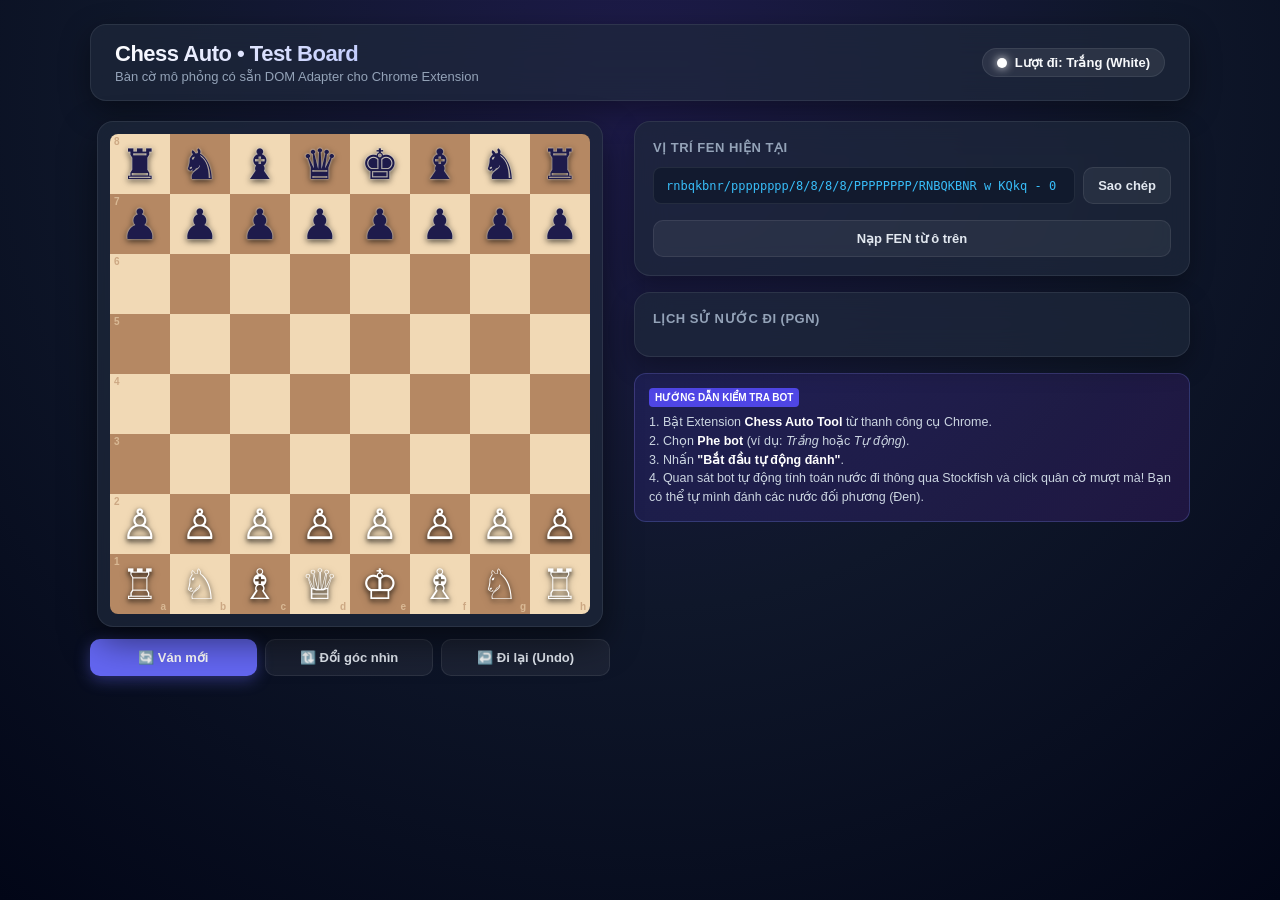
<file: test-board/index.html>
<!DOCTYPE html>
<html lang="vi">
<head>
  <meta charset="UTF-8">
  <meta name="viewport" content="width=device-width, initial-scale=1.0">
  <title>Bàn cờ thử nghiệm - Chess Auto Test Board</title>
  <link rel="stylesheet" href="style.css">
</head>
<body>
  <div class="container">
    <!-- Header -->
    <header>
      <div class="title-area">
        <h1>Chess Auto • Test Board</h1>
        <p>Bàn cờ mô phỏng có sẵn DOM Adapter cho Chrome Extension</p>
      </div>

      <div class="status-indicator">
        <div id="turn-badge" class="turn-badge">
          <span id="turn-dot" class="turn-dot"></span>
          <span id="turn-text">Lượt đi: Trắng (White)</span>
        </div>
      </div>
    </header>

    <!-- Main Content -->
    <main class="main-content">
      <!-- Left: Chessboard & Controls -->
      <section class="board-container">
        <div class="board-card">
          <!-- Bàn cờ Adapter: Có data-chess-board và data-fen -->
          <div id="chess-board"
               class="chess-board"
               data-chess-board="true"
               data-fen=""
               data-turn="w"
               data-orientation="white">
            <!-- 64 ô cờ được render tự động bằng app.js -->
          </div>
        </div>

        <!-- Controls Toolbar -->
        <div class="board-toolbar">
          <button id="btn-reset" class="btn btn-primary">
            <span>🔄 Ván mới</span>
          </button>
          <button id="btn-flip" class="btn">
            <span>🔃 Đổi góc nhìn</span>
          </button>
          <button id="btn-undo" class="btn">
            <span>↩️ Đi lại (Undo)</span>
          </button>
        </div>
      </section>

      <!-- Right: FEN, Move History & Extension Guide -->
      <aside class="sidebar">
        <!-- FEN Panel -->
        <div class="panel">
          <div class="panel-title">
            <span>Vị trí FEN hiện tại</span>
          </div>
          <div class="fen-input-group">
            <input type="text" id="fen-input" class="fen-input" readonly>
            <button id="btn-copy-fen" class="btn" style="flex:0; white-space:nowrap;">Sao chép</button>
          </div>
          <div class="fen-input-group" style="margin-top: 4px;">
            <button id="btn-set-fen" class="btn" style="width: 100%;">Nạp FEN từ ô trên</button>
          </div>
        </div>

        <!-- Move History -->
        <div class="panel">
          <div class="panel-title">
            <span>Lịch sử nước đi (PGN)</span>
          </div>
          <div id="moves-list" class="moves-list">
            <!-- Nước đi hiển thị ở đây -->
          </div>
        </div>

        <!-- Instructions Card -->
        <div class="tip-card">
          <span class="tip-badge">HƯỚNG DẪN KIỂM TRA BOT</span>
          <p>
            1. Bật Extension <strong>Chess Auto Tool</strong> từ thanh công cụ Chrome.<br>
            2. Chọn <strong>Phe bot</strong> (ví dụ: <em>Trắng</em> hoặc <em>Tự động</em>).<br>
            3. Nhấn <strong>"Bắt đầu tự động đánh"</strong>.<br>
            4. Quan sát bot tự động tính toán nước đi thông qua Stockfish và click quân cờ mượt mà! Bạn có thể tự mình đánh các nước đối phương (Đen).
          </p>
        </div>
      </aside>
    </main>
  </div>

  <script src="chess-rules.js"></script>
  <script src="app.js"></script>
</body>
</html>
</file>
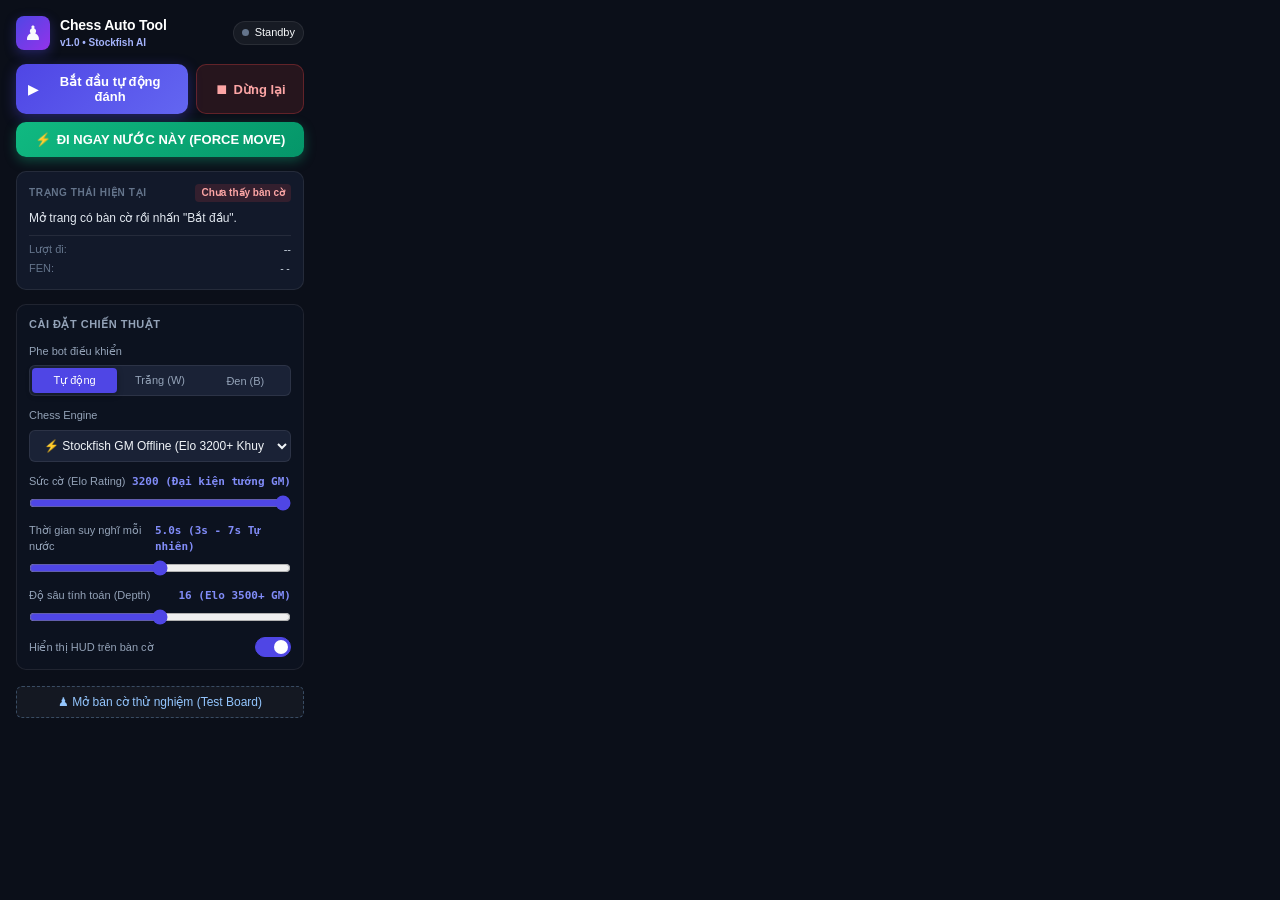
<file: chess-auto-extension/popup.html>
<!DOCTYPE html>
<html lang="vi">
<head>
  <meta charset="UTF-8">
  <meta name="viewport" content="width=device-width, initial-scale=1">
  <title>Chess Auto Tool</title>
  <link rel="stylesheet" href="popup.css">
</head>
<body>
  <div class="app-container">
    <!-- Header -->
    <header class="app-header">
      <div class="brand">
        <div class="logo-icon">♟</div>
        <div class="brand-text">
          <h1>Chess Auto Tool</h1>
          <span class="badge">v1.0 • Stockfish AI</span>
        </div>
      </div>
      <div id="conn-pill" class="conn-pill standby" title="Trạng thái kết nối">
        <span class="conn-dot"></span>
        <span id="conn-text">Standby</span>
      </div>
    </header>

    <!-- Main Controls -->
    <section class="action-section">
      <button id="btn-start" class="btn btn-primary">
        <span class="btn-icon">▶</span>
        <span>Bắt đầu tự động đánh</span>
      </button>
      <button id="btn-stop" class="btn btn-secondary">
        <span class="btn-icon">⏹</span>
        <span>Dừng lại</span>
      </button>
    </section>
    <button id="btn-force" class="btn" style="width: 100%; margin-top: -6px; background: linear-gradient(135deg, #10b981, #059669); color: #fff; font-weight: 700; box-shadow: 0 4px 12px rgba(16, 185, 129, 0.35);">
      <span class="btn-icon">⚡</span>
      <span>ĐI NGAY NƯỚC NÀY (FORCE MOVE)</span>
    </button>

    <!-- Status Card -->
    <section class="status-card">
      <div class="status-header">
        <span class="status-title">TRẠNG THÁI HIỆN TẠI</span>
        <span id="board-badge" class="board-badge not-found">Chưa thấy bàn cờ</span>
      </div>
      <div id="status-message" class="status-msg">
        Mở trang có bàn cờ rồi nhấn "Bắt đầu".
      </div>
      <div class="status-details">
        <div class="detail-item">
          <span class="detail-label">Lượt đi:</span>
          <span id="detail-turn" class="detail-val">--</span>
        </div>
        <div class="detail-item">
          <span class="detail-label">FEN:</span>
          <span id="detail-fen" class="detail-val fen-code">--</span>
        </div>
      </div>
    </section>

    <!-- Configuration Settings -->
    <section class="settings-section">
      <h2 class="section-title">Cài đặt chiến thuật</h2>

      <!-- Side Selection -->
      <div class="setting-group">
        <label class="setting-label">Phe bot điều khiển</label>
        <div class="seg-control">
          <button type="button" class="seg-btn active" data-side="auto">Tự động</button>
          <button type="button" class="seg-btn" data-side="w">Trắng (W)</button>
          <button type="button" class="seg-btn" data-side="b">Đen (B)</button>
        </div>
      </div>

      <!-- Engine Choice -->
      <div class="setting-group">
        <label class="setting-label" for="engine-select">Chess Engine</label>
        <select id="engine-select" class="custom-select">
          <option value="stockfish_offline" selected>⚡ Stockfish GM Offline (Elo 3200+ Khuyên dùng)</option>
          <option value="stockfish_online">☁️ Stockfish Online Cloud (Lichess + SF16)</option>
          <option value="local">🧠 Minimax Pro (Thuần JS - Elo 1800+)</option>
        </select>
      </div>

      <!-- Elo Rating Slider -->
      <div class="setting-group" id="elo-group">
        <div class="slider-header">
          <label class="setting-label" for="elo-slider">Sức cờ (Elo Rating)</label>
          <span id="elo-val" class="slider-badge">3200 (Đại kiện tướng GM)</span>
        </div>
        <input type="range" id="elo-slider" min="1200" max="3200" step="100" value="3200" class="custom-slider">
      </div>

      <!-- Move Delay Slider -->
      <div class="setting-group">
        <div class="slider-header">
          <label class="setting-label" for="delay-slider">Thời gian suy nghĩ mỗi nước</label>
          <span id="delay-val" class="slider-badge">5.0s (3s - 7s Tự nhiên)</span>
        </div>
        <input type="range" id="delay-slider" min="3000" max="7000" step="500" value="5000" class="custom-slider">
      </div>

      <!-- Calculation Depth -->
      <div class="setting-group">
        <div class="slider-header">
          <label class="setting-label" for="depth-slider">Độ sâu tính toán (Depth)</label>
          <span id="depth-val" class="slider-badge">16 (Elo 3500+ GM)</span>
        </div>
        <input type="range" id="depth-slider" min="14" max="18" step="1" value="16" class="custom-slider">
      </div>

      <!-- Floating HUD Toggle -->
      <div class="setting-group-inline">
        <label for="hud-toggle" class="setting-label">Hiển thị HUD trên bàn cờ</label>
        <label class="switch">
          <input type="checkbox" id="hud-toggle" checked>
          <span class="slider-toggle"></span>
        </label>
      </div>
    </section>

    <!-- Footer Quick Links -->
    <footer class="app-footer">
      <button id="btn-open-test" class="link-btn">
        <span>♟ Mở bàn cờ thử nghiệm (Test Board)</span>
      </button>
    </footer>
  </div>

  <script src="popup.js"></script>
</body>
</html>
</file>
<file: test-board/style.css>
:root {
  --bg-gradient: radial-gradient(circle at 50% 10%, #1e1b4b 0%, #0f172a 50%, #020617 100%);
  --panel-bg: rgba(30, 41, 59, 0.7);
  --border-light: rgba(255, 255, 255, 0.08);
  --accent: #6366f1;
  --accent-hover: #4f46e5;
  --accent-glow: rgba(99, 102, 241, 0.4);
  --sq-light: #f1d9b5;
  --sq-dark: #b58863;
  --sq-highlight: rgba(255, 255, 0, 0.45);
  --sq-dest: rgba(34, 197, 94, 0.5);
  --text-primary: #f8fafc;
  --text-muted: #94a3b8;
}

* {
  box-sizing: border-box;
  margin: 0;
  padding: 0;
}

body {
  min-height: 100vh;
  background: var(--bg-gradient);
  color: var(--text-primary);
  font-family: -apple-system, BlinkMacSystemFont, "Segoe UI", Roboto, "Helvetica Neue", sans-serif;
  display: flex;
  flex-direction: column;
  align-items: center;
  padding: 24px;
}

.container {
  width: 100%;
  max-width: 1100px;
  display: flex;
  flex-direction: column;
  gap: 20px;
}

/* Header */
header {
  display: flex;
  justify-content: space-between;
  align-items: center;
  padding: 16px 24px;
  background: var(--panel-bg);
  backdrop-filter: blur(16px);
  -webkit-backdrop-filter: blur(16px);
  border: 1px solid var(--border-light);
  border-radius: 16px;
  box-shadow: 0 10px 30px rgba(0,0,0,0.4);
}

.title-area h1 {
  font-size: 22px;
  font-weight: 800;
  letter-spacing: -0.5px;
  background: linear-gradient(135deg, #fff, #a5b4fc);
  -webkit-background-clip: text;
  -webkit-text-fill-color: transparent;
}

.title-area p {
  font-size: 13px;
  color: var(--text-muted);
  margin-top: 2px;
}

.status-indicator {
  display: flex;
  align-items: center;
  gap: 12px;
}

.turn-badge {
  padding: 6px 14px;
  border-radius: 20px;
  font-size: 13px;
  font-weight: 600;
  background: rgba(255, 255, 255, 0.08);
  border: 1px solid var(--border-light);
  display: flex;
  align-items: center;
  gap: 8px;
}

.turn-dot {
  width: 10px;
  height: 10px;
  border-radius: 50%;
  background: #fff;
  box-shadow: 0 0 10px #fff;
}

.turn-dot.black {
  background: #1e293b;
  border: 1px solid #cbd5e1;
  box-shadow: 0 0 10px rgba(0,0,0,0.5);
}

/* Main Layout */
.main-content {
  display: grid;
  grid-template-columns: 520px 1fr;
  gap: 24px;
}

@media (max-width: 900px) {
  .main-content {
    grid-template-columns: 1fr;
  }
}

/* Board Wrapper */
.board-container {
  display: flex;
  flex-direction: column;
  align-items: center;
  gap: 12px;
}

.board-card {
  position: relative;
  padding: 12px;
  background: var(--panel-bg);
  backdrop-filter: blur(16px);
  border: 1px solid var(--border-light);
  border-radius: 16px;
  box-shadow: 0 15px 35px rgba(0,0,0,0.5);
}

/* 8x8 Chessboard */
.chess-board {
  display: grid;
  grid-template-columns: repeat(8, 60px);
  grid-template-rows: repeat(8, 60px);
  width: 480px;
  height: 480px;
  border-radius: 8px;
  overflow: hidden;
  box-shadow: inset 0 0 10px rgba(0,0,0,0.5);
  user-select: none;
}

.square {
  position: relative;
  display: flex;
  align-items: center;
  justify-content: center;
  cursor: pointer;
  transition: filter 0.15s ease;
}

.square.light { background-color: var(--sq-light); }
.square.dark { background-color: var(--sq-dark); }

.square.selected {
  outline: 3px solid #6366f1;
  outline-offset: -3px;
  background-color: rgba(99, 102, 241, 0.6) !important;
}

.square.last-move {
  background-color: var(--sq-highlight) !important;
}

.square.valid-dest::after {
  content: "";
  width: 18px;
  height: 18px;
  background: var(--sq-dest);
  border-radius: 50%;
  pointer-events: none;
  position: absolute;
}

/* Square Coordinates */
.square .coord-rank {
  position: absolute;
  top: 2px;
  left: 4px;
  font-size: 10px;
  font-weight: 700;
  opacity: 0.6;
  pointer-events: none;
}

.square .coord-file {
  position: absolute;
  bottom: 2px;
  right: 4px;
  font-size: 10px;
  font-weight: 700;
  opacity: 0.6;
  pointer-events: none;
}

.square.light .coord-rank, .square.light .coord-file { color: #b58863; }
.square.dark .coord-rank, .square.dark .coord-file { color: #f1d9b5; }

/* Chess Piece */
.piece {
  width: 52px;
  height: 52px;
  display: flex;
  align-items: center;
  justify-content: center;
  font-size: 42px;
  pointer-events: none;
  transition: transform 0.12s ease;
}

.piece.white {
  color: #ffffff;
  text-shadow: 0 2px 4px rgba(0,0,0,0.6);
  filter: drop-shadow(0 2px 3px rgba(0,0,0,0.5));
}

.piece.black {
  color: #1e1b4b;
  text-shadow: 0 0 2px #fff;
  filter: drop-shadow(0 2px 3px rgba(0,0,0,0.7));
}

/* Controls Toolbar */
.board-toolbar {
  display: flex;
  gap: 8px;
  width: 100%;
}

.btn {
  flex: 1;
  padding: 10px 14px;
  font-size: 13px;
  font-weight: 600;
  border-radius: 10px;
  border: 1px solid var(--border-light);
  background: rgba(255,255,255,0.06);
  color: #e2e8f0;
  cursor: pointer;
  transition: all 0.2s ease;
  display: flex;
  align-items: center;
  justify-content: center;
  gap: 6px;
}

.btn:hover {
  background: rgba(255,255,255,0.12);
  transform: translateY(-1px);
}

.btn-primary {
  background: var(--accent);
  color: #fff;
  box-shadow: 0 4px 15px var(--accent-glow);
  border: none;
}

.btn-primary:hover {
  background: var(--accent-hover);
}

/* Sidebar Info & PGN */
.sidebar {
  display: flex;
  flex-direction: column;
  gap: 16px;
}

.panel {
  background: var(--panel-bg);
  backdrop-filter: blur(16px);
  border: 1px solid var(--border-light);
  border-radius: 16px;
  padding: 18px;
  display: flex;
  flex-direction: column;
  gap: 12px;
  box-shadow: 0 10px 25px rgba(0,0,0,0.3);
}

.panel-title {
  font-size: 13px;
  font-weight: 700;
  letter-spacing: 0.5px;
  color: #94a3b8;
  text-transform: uppercase;
  display: flex;
  align-items: center;
  justify-content: space-between;
}

/* FEN Box */
.fen-input-group {
  display: flex;
  gap: 8px;
}

.fen-input {
  flex: 1;
  background: rgba(15, 23, 42, 0.7);
  border: 1px solid var(--border-light);
  border-radius: 8px;
  padding: 8px 12px;
  font-family: monospace;
  font-size: 12px;
  color: #38bdf8;
  outline: none;
}

.fen-input:focus {
  border-color: var(--accent);
}

/* Move History */
.moves-list {
  max-height: 220px;
  overflow-y: auto;
  display: flex;
  flex-direction: column;
  gap: 4px;
  padding-right: 4px;
}

.move-row {
  display: grid;
  grid-template-columns: 36px 1fr 1fr;
  font-size: 13px;
  padding: 4px 8px;
  border-radius: 6px;
  background: rgba(255,255,255,0.02);
}

.move-num { color: #64748b; font-weight: 500; }
.move-white { color: #e2e8f0; font-weight: 600; font-family: monospace; }
.move-black { color: #a5b4fc; font-weight: 600; font-family: monospace; }

/* Guide Tip Card */
.tip-card {
  background: linear-gradient(135deg, rgba(79, 70, 229, 0.15), rgba(147, 51, 234, 0.15));
  border: 1px solid rgba(129, 140, 248, 0.25);
  border-radius: 12px;
  padding: 14px;
  font-size: 12.5px;
  line-height: 1.5;
  color: #cbd5e1;
}

.tip-card strong { color: #fff; }
.tip-badge {
  display: inline-block;
  background: #4f46e5;
  color: #fff;
  padding: 2px 6px;
  border-radius: 4px;
  font-size: 10px;
  font-weight: 700;
  margin-bottom: 6px;
}
</file>
<file: chess-auto-extension/popup.css>
:root {
  --bg-main: #0b0f19;
  --bg-card: rgba(22, 30, 49, 0.75);
  --bg-input: #1a2236;
  --border-color: rgba(255, 255, 255, 0.08);
  --border-focus: #6366f1;
  --primary: #4f46e5;
  --primary-hover: #4338ca;
  --primary-glow: rgba(79, 70, 229, 0.4);
  --danger: #ef4444;
  --danger-hover: #dc2626;
  --success: #10b981;
  --warning: #f59e0b;
  --text-primary: #f8fafc;
  --text-secondary: #94a3b8;
  --text-muted: #64748b;
  --radius: 10px;
}

* {
  box-sizing: border-box;
  margin: 0;
  padding: 0;
}

body {
  width: 320px;
  background-color: var(--bg-main);
  color: var(--text-primary);
  font-family: -apple-system, BlinkMacSystemFont, "Segoe UI", Roboto, "Helvetica Neue", sans-serif;
  font-size: 13px;
  line-height: 1.4;
  user-select: none;
  overflow-x: hidden;
}

.app-container {
  padding: 16px;
  display: flex;
  flex-direction: column;
  gap: 14px;
}

/* Header */
.app-header {
  display: flex;
  align-items: center;
  justify-content: space-between;
}

.brand {
  display: flex;
  align-items: center;
  gap: 10px;
}

.logo-icon {
  font-size: 20px;
  width: 34px;
  height: 34px;
  background: linear-gradient(135deg, #4f46e5, #9333ea);
  border-radius: 8px;
  display: flex;
  align-items: center;
  justify-content: center;
  box-shadow: 0 4px 12px rgba(79, 70, 229, 0.35);
}

.brand-text h1 {
  font-size: 14px;
  font-weight: 700;
  letter-spacing: -0.2px;
  color: #fff;
}

.badge {
  font-size: 10px;
  font-weight: 600;
  color: #a5b4fc;
  display: block;
}

.conn-pill {
  display: flex;
  align-items: center;
  gap: 6px;
  padding: 3px 8px;
  border-radius: 12px;
  font-size: 11px;
  font-weight: 500;
  background: rgba(255, 255, 255, 0.05);
  border: 1px solid var(--border-color);
}

.conn-dot {
  width: 7px;
  height: 7px;
  border-radius: 50%;
  background: var(--text-muted);
}

.conn-pill.standby .conn-dot { background: var(--text-muted); }
.conn-pill.running .conn-dot { background: var(--success); box-shadow: 0 0 8px var(--success); }
.conn-pill.running { border-color: rgba(16, 185, 129, 0.3); color: #6ee7b7; }
.conn-pill.error .conn-dot { background: var(--danger); }

/* Action Buttons */
.action-section {
  display: grid;
  grid-template-columns: 1.6fr 1fr;
  gap: 8px;
}

.btn {
  display: flex;
  align-items: center;
  justify-content: center;
  gap: 6px;
  padding: 10px 12px;
  border-radius: var(--radius);
  font-size: 13px;
  font-weight: 600;
  cursor: pointer;
  border: none;
  transition: all 0.18s ease;
}

.btn-primary {
  background: linear-gradient(135deg, #4f46e5, #6366f1);
  color: #fff;
  box-shadow: 0 4px 14px var(--primary-glow);
}

.btn-primary:hover {
  background: linear-gradient(135deg, #4338ca, #4f46e5);
  transform: translateY(-1px);
}

.btn-secondary {
  background: rgba(239, 68, 68, 0.12);
  color: #fca5a5;
  border: 1px solid rgba(239, 68, 68, 0.3);
}

.btn-secondary:hover {
  background: rgba(239, 68, 68, 0.22);
}

/* Status Card */
.status-card {
  background: var(--bg-card);
  border: 1px solid var(--border-color);
  border-radius: var(--radius);
  padding: 12px;
  display: flex;
  flex-direction: column;
  gap: 8px;
}

.status-header {
  display: flex;
  align-items: center;
  justify-content: space-between;
}

.status-title {
  font-size: 10px;
  font-weight: 700;
  letter-spacing: 0.6px;
  color: var(--text-muted);
}

.board-badge {
  font-size: 10px;
  font-weight: 600;
  padding: 2px 6px;
  border-radius: 4px;
}

.board-badge.not-found {
  background: rgba(239, 68, 68, 0.15);
  color: #fca5a5;
}

.board-badge.found {
  background: rgba(16, 185, 129, 0.15);
  color: #6ee7b7;
}

.status-msg {
  font-size: 12px;
  color: #e2e8f0;
  line-height: 1.4;
  word-break: break-word;
}

.status-details {
  border-top: 1px solid var(--border-color);
  padding-top: 6px;
  display: flex;
  flex-direction: column;
  gap: 4px;
  font-size: 11px;
}

.detail-item {
  display: flex;
  justify-content: space-between;
  align-items: center;
}

.detail-label {
  color: var(--text-muted);
}

.detail-val {
  color: #cbd5e1;
  font-weight: 500;
}

.fen-code {
  font-family: monospace;
  font-size: 10px;
  max-width: 170px;
  overflow: hidden;
  text-overflow: ellipsis;
  white-space: nowrap;
}

/* Settings Section */
.settings-section {
  display: flex;
  flex-direction: column;
  gap: 12px;
  background: rgba(15, 23, 42, 0.4);
  border: 1px solid var(--border-color);
  border-radius: var(--radius);
  padding: 12px;
}

.section-title {
  font-size: 11px;
  font-weight: 700;
  letter-spacing: 0.5px;
  text-transform: uppercase;
  color: #94a3b8;
}

.setting-group {
  display: flex;
  flex-direction: column;
  gap: 6px;
}

.setting-label {
  font-size: 11px;
  color: var(--text-secondary);
}

.seg-control {
  display: grid;
  grid-template-columns: 1fr 1fr 1fr;
  background: var(--bg-input);
  border-radius: 6px;
  padding: 2px;
  border: 1px solid var(--border-color);
}

.seg-btn {
  background: transparent;
  border: none;
  color: var(--text-secondary);
  font-size: 11px;
  font-weight: 500;
  padding: 6px;
  border-radius: 4px;
  cursor: pointer;
  transition: all 0.15s ease;
}

.seg-btn.active {
  background: var(--primary);
  color: #fff;
  box-shadow: 0 2px 6px rgba(0,0,0,0.3);
}

.custom-select {
  background: var(--bg-input);
  color: #f1f5f9;
  border: 1px solid var(--border-color);
  padding: 7px 10px;
  border-radius: 6px;
  font-size: 12px;
  outline: none;
  cursor: pointer;
}

.slider-header {
  display: flex;
  justify-content: space-between;
  align-items: center;
}

.slider-badge {
  font-size: 11px;
  color: #818cf8;
  font-weight: 600;
  font-family: monospace;
}

.custom-slider {
  width: 100%;
  accent-color: var(--primary);
  cursor: pointer;
}

.setting-group-inline {
  display: flex;
  justify-content: space-between;
  align-items: center;
}

/* Switch toggle */
.switch {
  position: relative;
  display: inline-block;
  width: 36px;
  height: 20px;
}

.switch input { opacity: 0; width: 0; height: 0; }

.slider-toggle {
  position: absolute;
  cursor: pointer;
  inset: 0;
  background-color: var(--bg-input);
  border: 1px solid var(--border-color);
  transition: .3s;
  border-radius: 20px;
}

.slider-toggle:before {
  position: absolute;
  content: "";
  height: 14px;
  width: 14px;
  left: 2px;
  bottom: 2px;
  background-color: #94a3b8;
  transition: .3s;
  border-radius: 50%;
}

input:checked + .slider-toggle {
  background-color: var(--primary);
  border-color: var(--primary);
}

input:checked + .slider-toggle:before {
  transform: translateX(16px);
  background-color: #fff;
}

/* Footer */
.app-footer {
  margin-top: 2px;
}

.link-btn {
  width: 100%;
  background: rgba(255, 255, 255, 0.04);
  color: #93c5fd;
  border: 1px dashed rgba(147, 197, 253, 0.3);
  padding: 8px 12px;
  border-radius: 6px;
  font-size: 12px;
  font-weight: 500;
  cursor: pointer;
  transition: all 0.15s ease;
}

.link-btn:hover {
  background: rgba(147, 197, 253, 0.1);
  border-color: #93c5fd;
}
</file>
